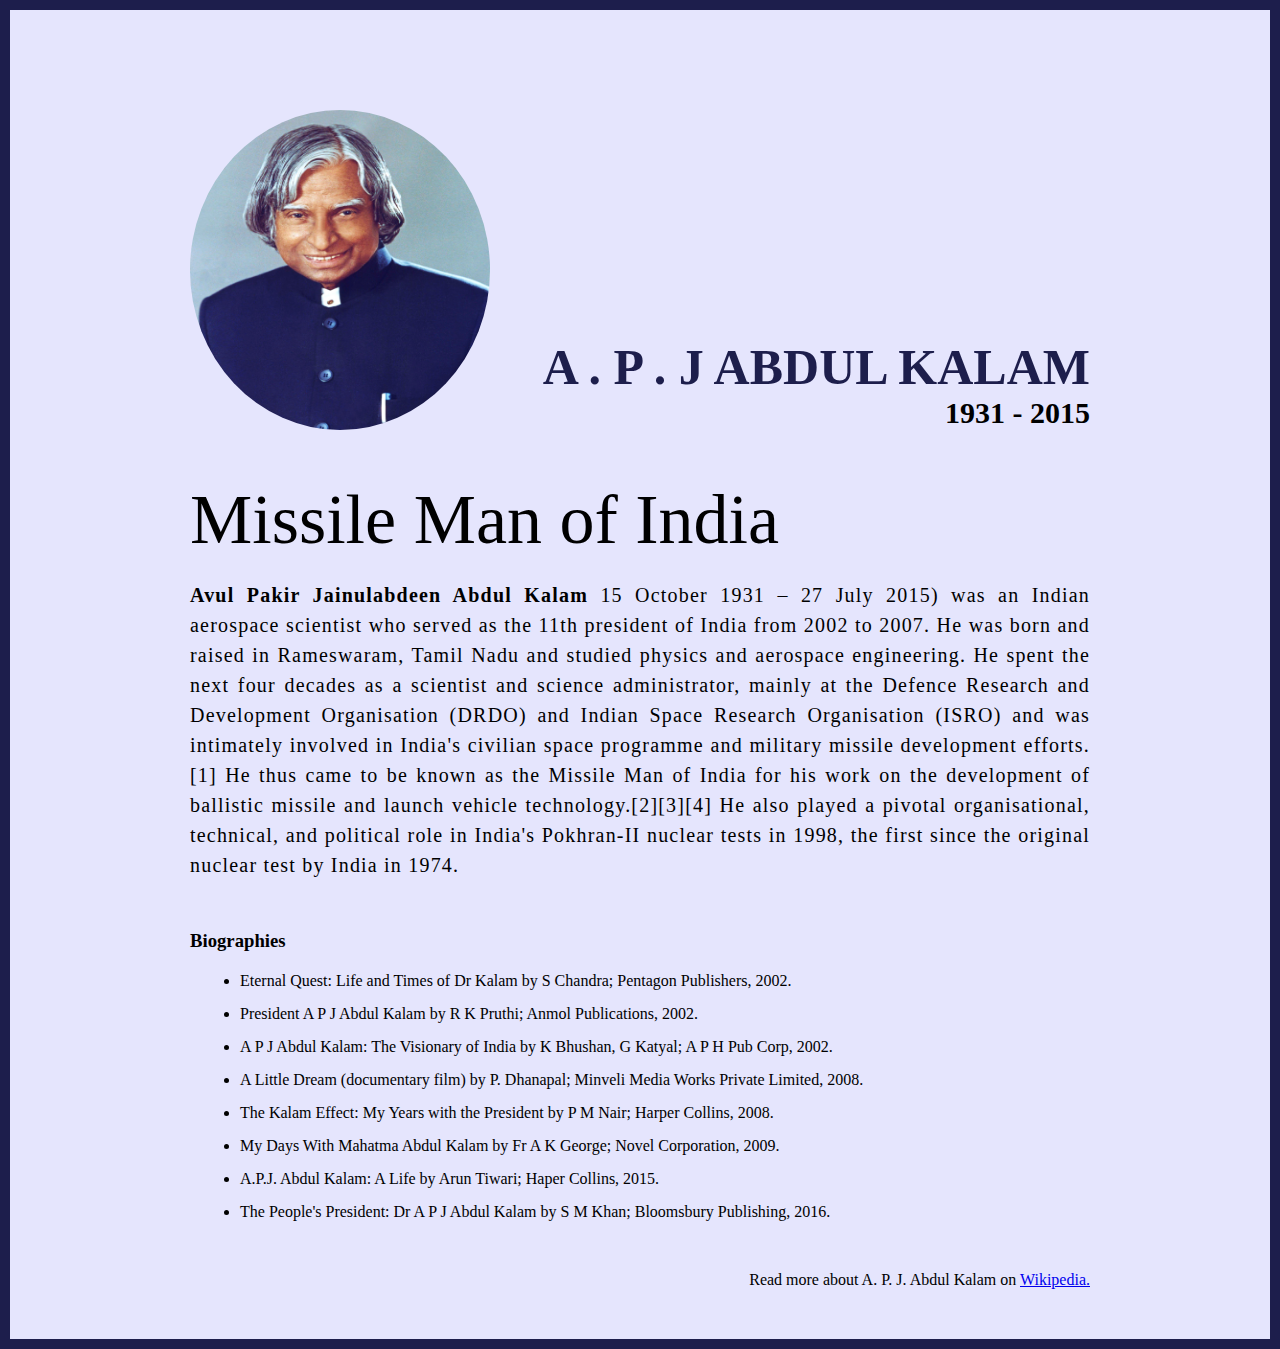
<file: Web Development Project/Project_01/index.html>
<!DOCTYPE html>
<html lang="en">
  <head>
    <meta charset="UTF-8" />

    <meta http-equiv="X-UA-Compatible" content="IE=edge" />

    <meta name="viewport" content="width=device-width, initial-scale=1.0" />
    <title>The Tribute Website | A.P. J Abdul Kalam</title>
    <link
      rel="stylesheet"
      href="
    styles.css"
    />
  </head>

  <body>
    <div class="container">
      <div class="content">
        <section class="top_section">
          <div class="image_container">
            <img src="./images/apj.jpg" alt="tribute" />
          </div>
          <div>
            <h1>A . P . J Abdul Kalam</h1>

            <h4>1931 - 2015</h4>
          </div>
        </section>
        <section class="about_section">
          <h2>Missile Man of India</h2>
          <p>
            <b>Avul Pakir Jainulabdeen Abdul Kalam</b> 15 October 1931 – 27 July
            2015) was an Indian aerospace scientist who served as the 11th
            president of India from 2002 to 2007. He was born and raised in
            Rameswaram, Tamil Nadu and studied physics and aerospace
            engineering. He spent the next four decades as a scientist and
            science administrator, mainly at the Defence Research and
            Development Organisation (DRDO) and Indian Space Research
            Organisation (ISRO) and was intimately involved in India's civilian
            space programme and military missile development efforts.[1] He thus
            came to be known as the Missile Man of India for his work on the
            development of ballistic missile and launch vehicle
            technology.[2][3][4] He also played a pivotal organisational,
            technical, and political role in India's Pokhran-II nuclear tests in
            1998, the first since the original nuclear test by India in 1974.
          </p>
        </section>
        <section class="biography_section">
          <h3>Biographies</h3>
          <ul>
            <li>
              Eternal Quest: Life and Times of Dr Kalam by S Chandra; Pentagon
              Publishers, 2002.
            </li>
            <li>
              President A P J Abdul Kalam by R K Pruthi; Anmol Publications,
              2002.
            </li>
            <li>
              A P J Abdul Kalam: The Visionary of India by K Bhushan, G Katyal;
              A P H Pub Corp, 2002.
            </li>
            <li>
              A Little Dream (documentary film) by P. Dhanapal; Minveli Media
              Works Private Limited, 2008.
            </li>
            <li>
              The Kalam Effect: My Years with the President by P M Nair; Harper
              Collins, 2008.
            </li>
            <li>
              My Days With Mahatma Abdul Kalam by Fr A K George; Novel
              Corporation, 2009.
            </li>
            <li>
              A.P.J. Abdul Kalam: A Life by Arun Tiwari; Haper Collins, 2015.
            </li>
            <li>
              The People's President: Dr A P J Abdul Kalam by S M Khan;
              Bloomsbury Publishing, 2016.
            </li>
          </ul>
        </section>
        <footer>
          <p>
            Read more about A. P. J. Abdul Kalam on
            <a href="https://en.wikipedia.org/wiki/A._P._J._Abdul_Kalam"
              >Wikipedia.</a
            >
          </p>
        </footer>
      </div>
    </div>
  </body>
</html>
</file>
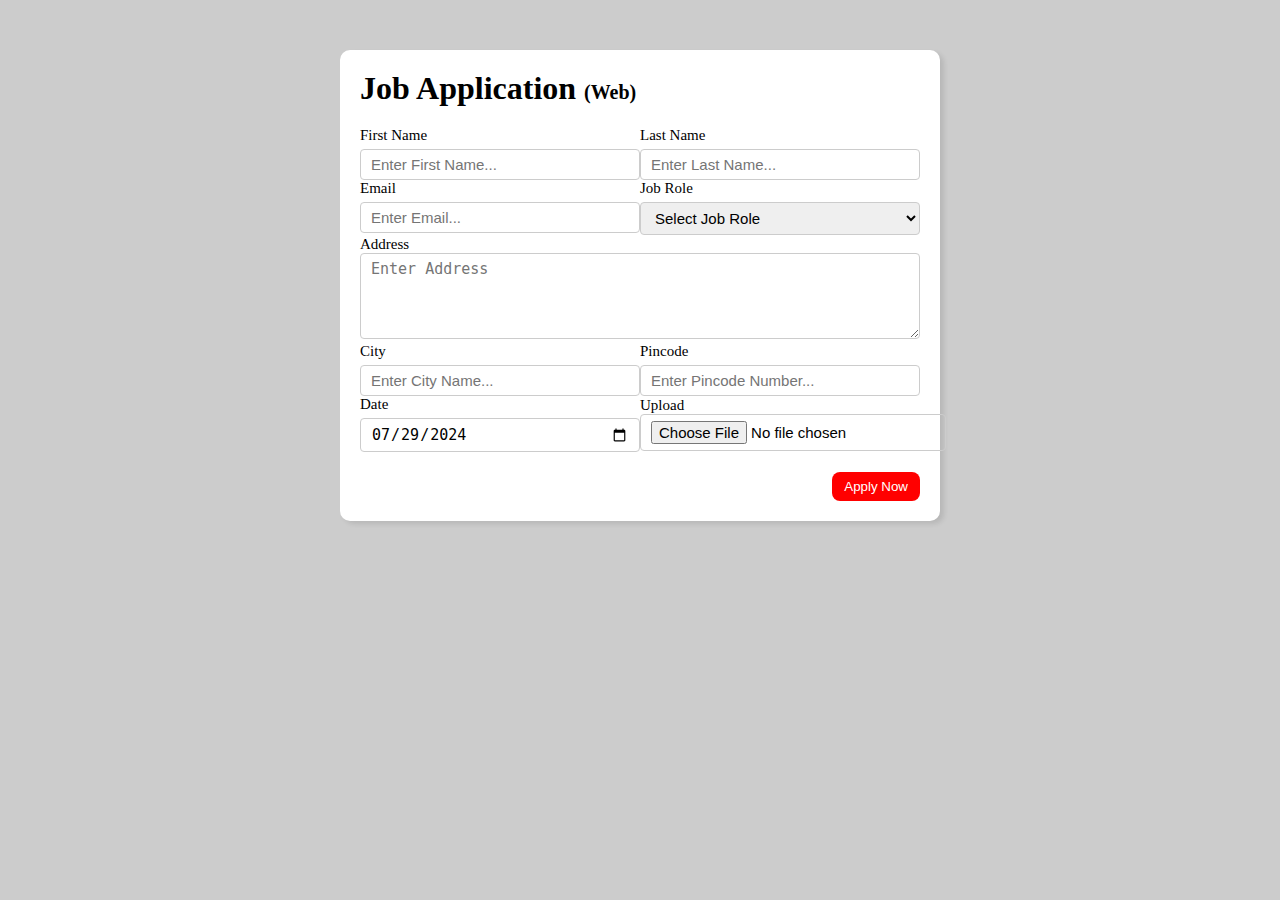
<file: Web Development Project/Project_02/index.html>
<!DOCTYPE html>
<html lang="en">
  <head>
    <meta charset="UTF-8" />
    <meta name="viewport" content="width=device-width, initial-scale=1.0" />
    <title>Job Application Form</title>
    <link rel="stylesheet" href="styles.css" />
  </head>
  <body>
    <div class="container">
      <div class="apply_box">
        <h1>Job Application <span class="title_small">(Web)</span></h1>
        <form action="">
          <div class="form_container">
            <div class="form_control">
              <label for="first_name">First Name</label>
              <input
                id="first_name"
                name="first_name"
                placeholder="Enter First Name..."
              />
            </div>
            <div class="form_control">
              <label for="last_name">Last Name</label>
              <input
                id="last_name"
                name="last_name"
                placeholder="Enter Last Name..."
              />
            </div>
            <div class="form_control">
              <label for="email">Email</label>
              <input
                type="email"
                id="Email"
                name="Email"
                placeholder="Enter Email..."
              />
            </div>
            <div class="form_control">
              <label for="job_role">Job Role</label>
              <select id="job_role" name="job_role">
                <option value="">Select Job Role</option>
                <option value="fronted">Fronted Developer</option>
                <option value="backed">Backend Developer</option>
                <option value="full_stack">Full Stack Developer</option>
                <option value="ui_ux">UI UX Designer</option>
              </select>
            </div>
            <div class="textarea_control">
              <label for="address">Address</label>
              <textarea
                id="address"
                name="address"
                rows="4"
                cols="50"
                placeholder="Enter Address"
              ></textarea>
            </div>
            <div class="form_control">
              <label for="city">City</label>
              <input id="city" name="city" placeholder="Enter City Name..." />
            </div>
            <div class="form_control">
              <label for="pincode">Pincode</label>
              <input
                type="number"
                name="pincode"
                placeholder="Enter Pincode Number..."
              />
            </div>
            <div class="form_control">
              <label for="date">Date</label>
              <input value="2024-07-29" type="date" id="date" name="date" />
            </div>
            <div class="upload">
              <label for="upload">Upload</label>
              <input type="file" id="upload" name="upload" />
            </div>
          </div>
          <div class="button_container">
            <button type="submit">Apply Now</button>
          </div>
        </form>
      </div>
    </div>
  </body>
</html>
</file>
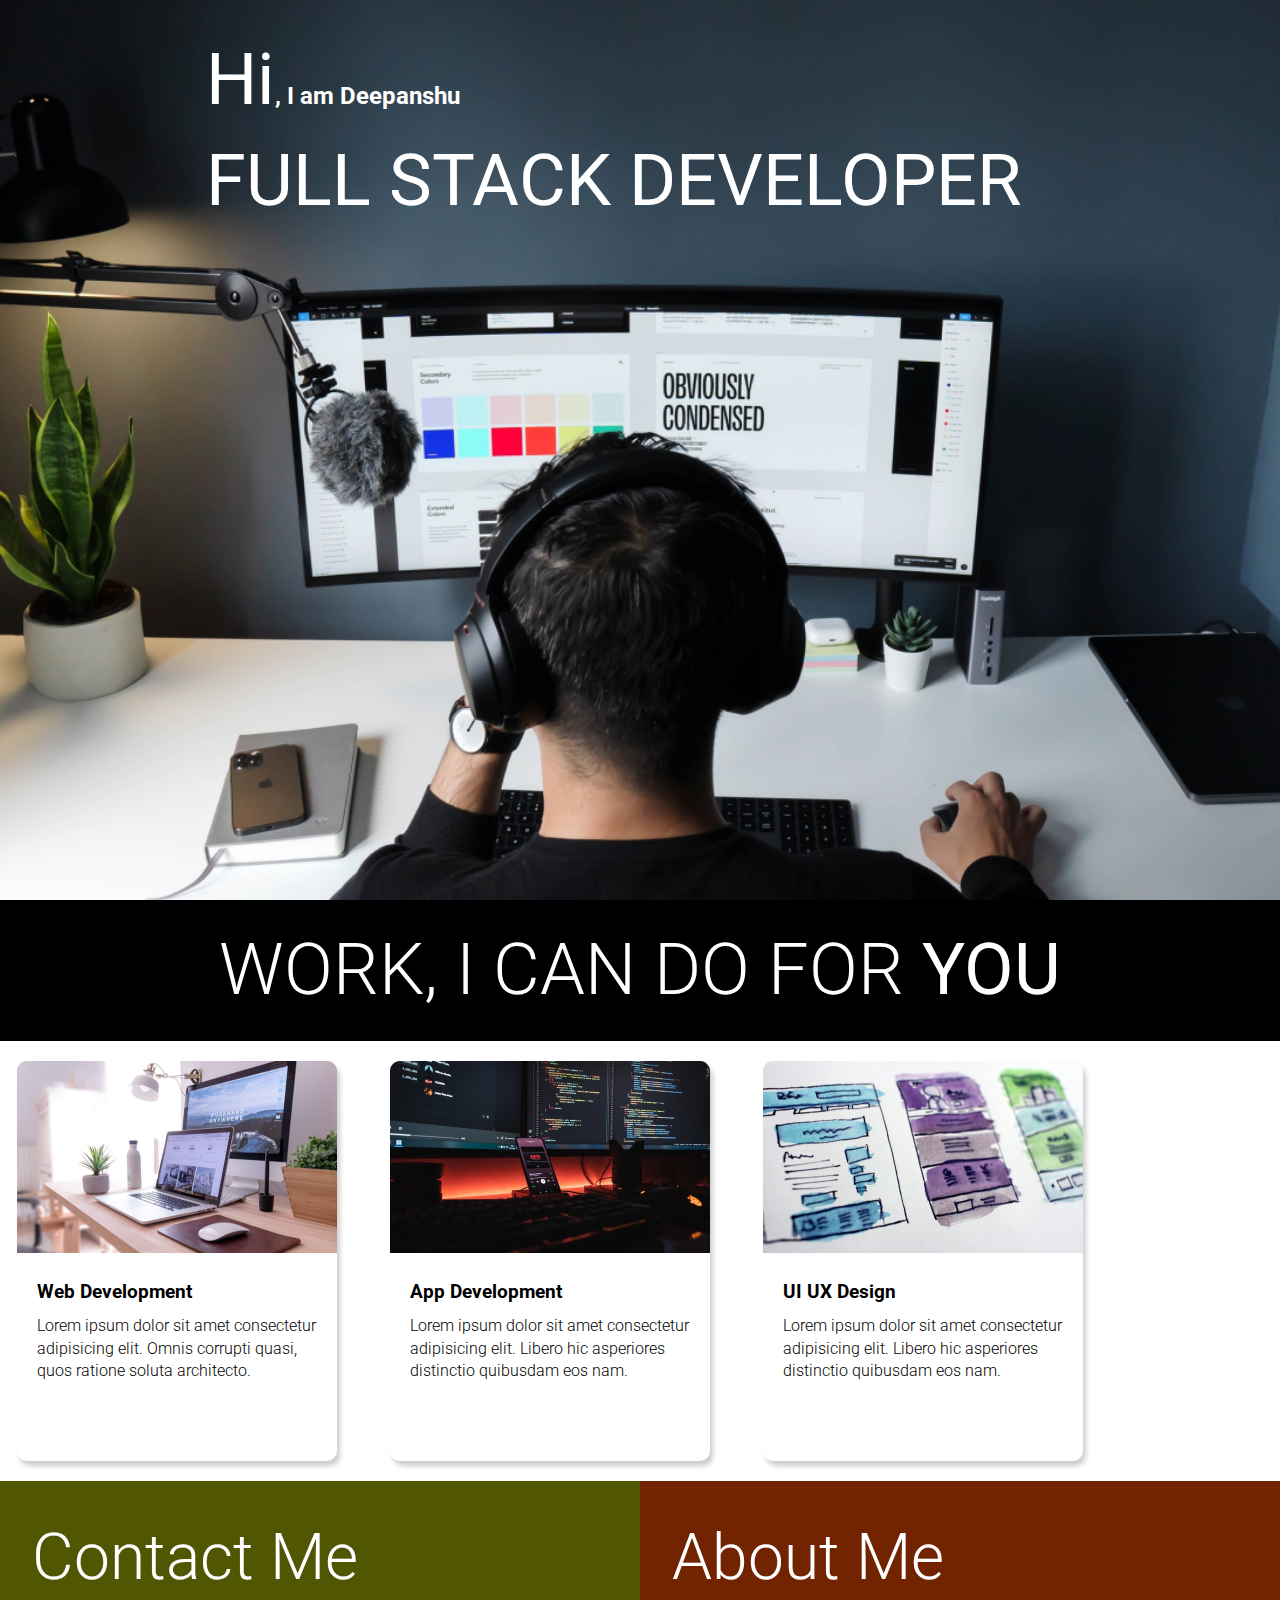
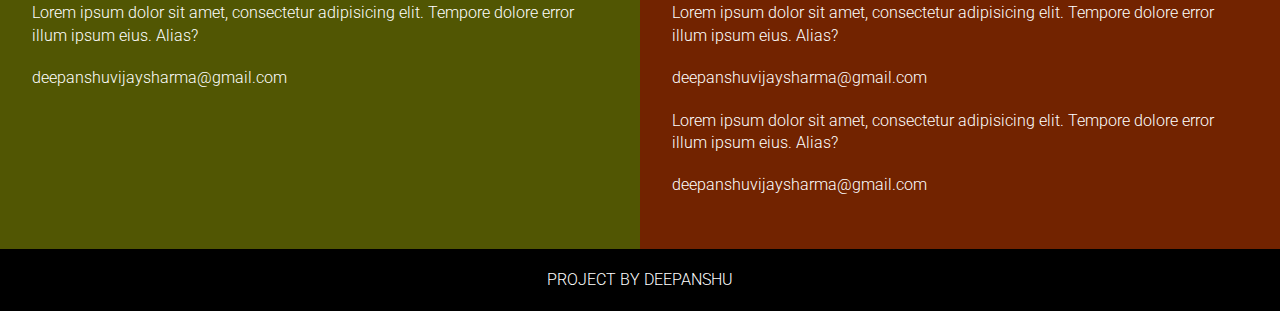
<file: Web Development Project/Project_04/index.html>
<!DOCTYPE html>
<html lang="en">
  <head>
    <meta charset="UTF-8" />
    <meta name="viewport" content="width=device-width, initial-scale=1.0" />
    <title>Developer Landing Page</title>
    <link rel="stylesheet" href="style.css" />
  </head>
  <body>
    <section class="hero_section">
      <div class="text_container">
        <h2><span class="lg_text">Hi</span>, I am Deepanshu</h2>
        <h1><span class="lg_text">FULL STACK DEVELOPER</span></h1>
      </div>
    </section>
    <section class="black_box">
      <h2>WORK, I CAN DO FOR <span>YOU</span></h2>
    </section>
    <section class="work">
      <div class="grid_item">
        <div class="card">
          <div class="image_container">
            <img src="img/web.png" alt="web development" />
          </div>
          <div class="card_content">
            <h3>Web Development</h3>
            <p>
              Lorem ipsum dolor sit amet consectetur adipisicing elit. Omnis
              corrupti quasi, quos ratione soluta architecto.
            </p>
          </div>
        </div>
      </div>
      <div class="grid_item">
        <div class="card">
          <div class="image_container">
            <img src="img/mobile.png" alt="app development" />
          </div>
          <div class="card_content">
            <h3>App Development</h3>
            <p>
              Lorem ipsum dolor sit amet consectetur adipisicing elit. Libero
              hic asperiores distinctio quibusdam eos nam.
            </p>
          </div>
        </div>
      </div>
      <div class="grid_item">
        <div class="card">
          <div class="image_container">
            <img src="img/uiux.png" alt="ui" />
          </div>
          <div class="card_content">
            <h3>UI UX Design</h3>
            <p>
              Lorem ipsum dolor sit amet consectetur adipisicing elit. Libero
              hic asperiores distinctio quibusdam eos nam.
            </p>
          </div>
        </div>
      </div>
    </section>
    <section class="bottom_section">
      <div class="contact">
        <h2>Contact Me</h2>
        <p>
          Lorem ipsum dolor sit amet, consectetur adipisicing elit. Tempore
          dolore error illum ipsum eius. Alias?
        </p>
        <p>deepanshuvijaysharma@gmail.com</p>
      </div>
      <div class="about">
        <h2>About Me</h2>
        <p>
          Lorem ipsum dolor sit amet, consectetur adipisicing elit. Tempore
          dolore error illum ipsum eius. Alias?
        </p>
        <p>deepanshuvijaysharma@gmail.com</p>
        <p>
          Lorem ipsum dolor sit amet, consectetur adipisicing elit. Tempore
          dolore error illum ipsum eius. Alias?
        </p>
        <p>deepanshuvijaysharma@gmail.com</p>
      </div>
    </section>
    <footer>Project By Deepanshu</footer>
  </body>
</html>
</file>
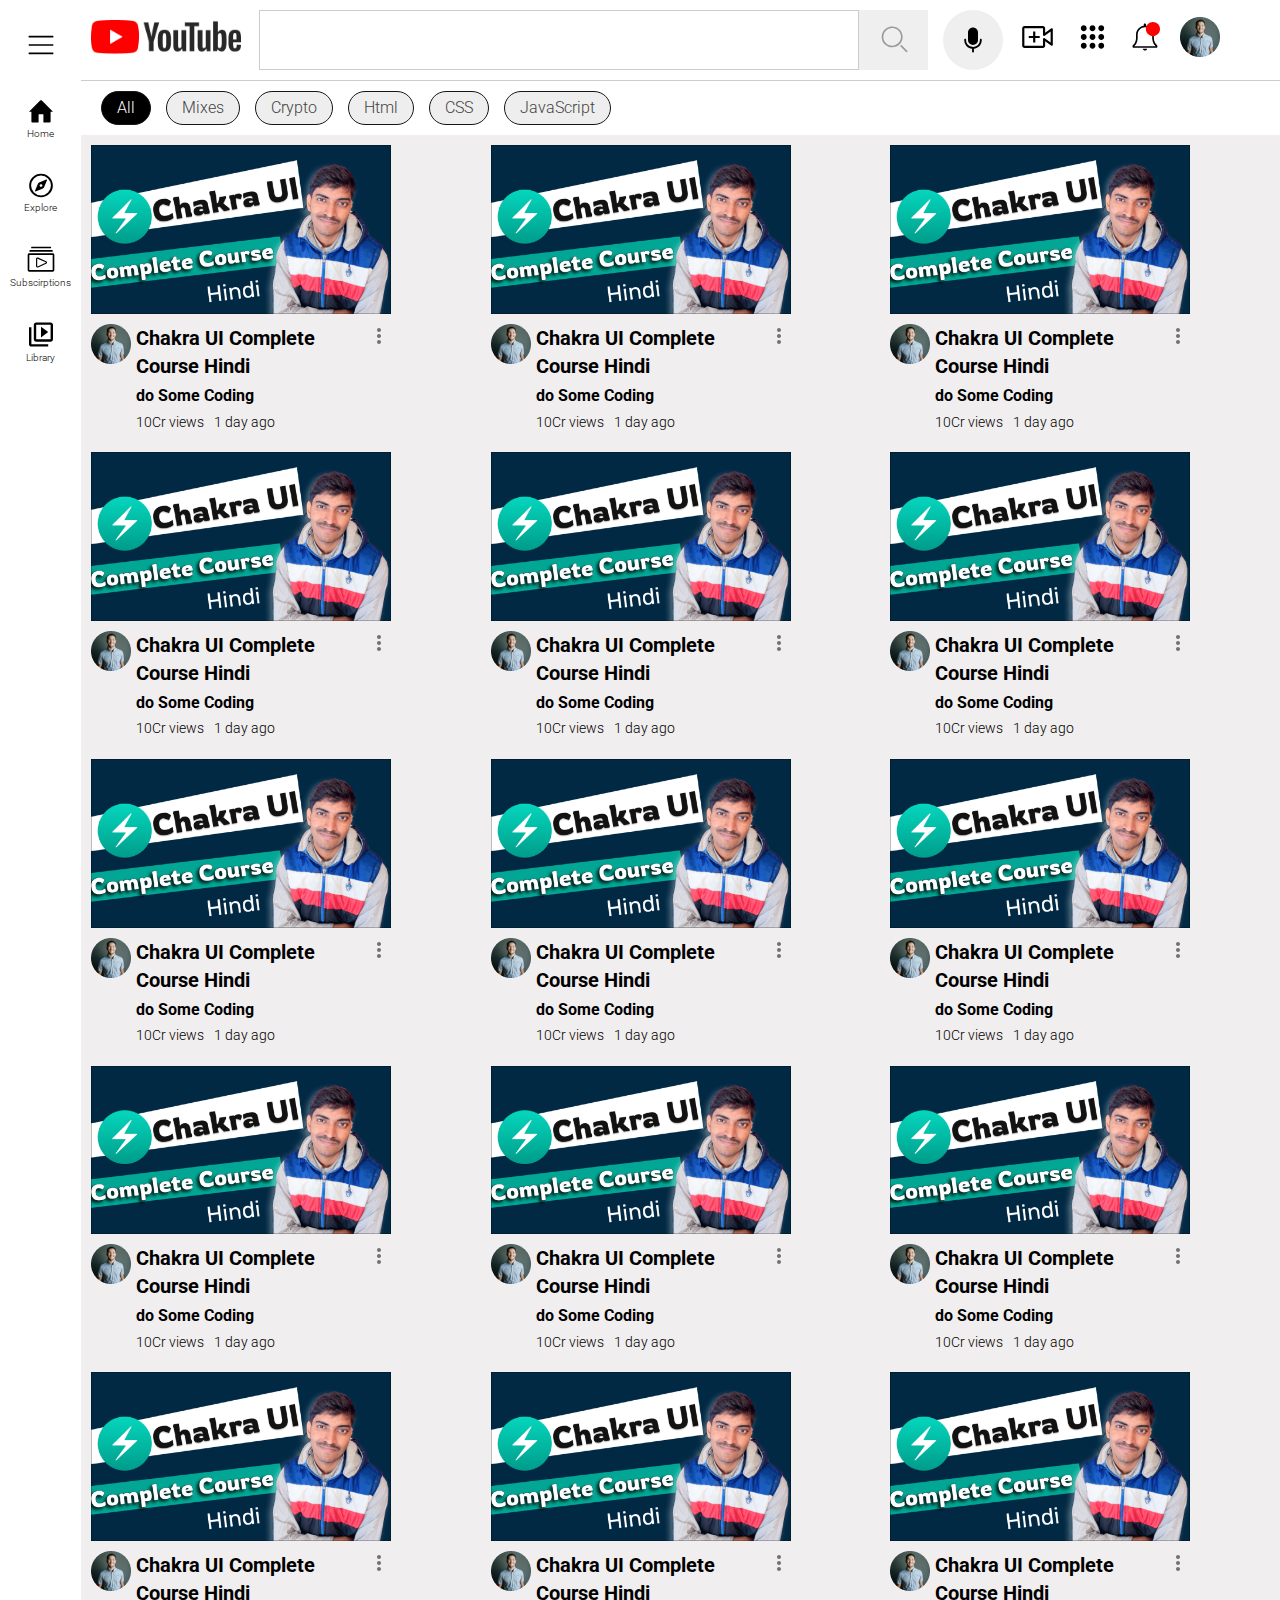
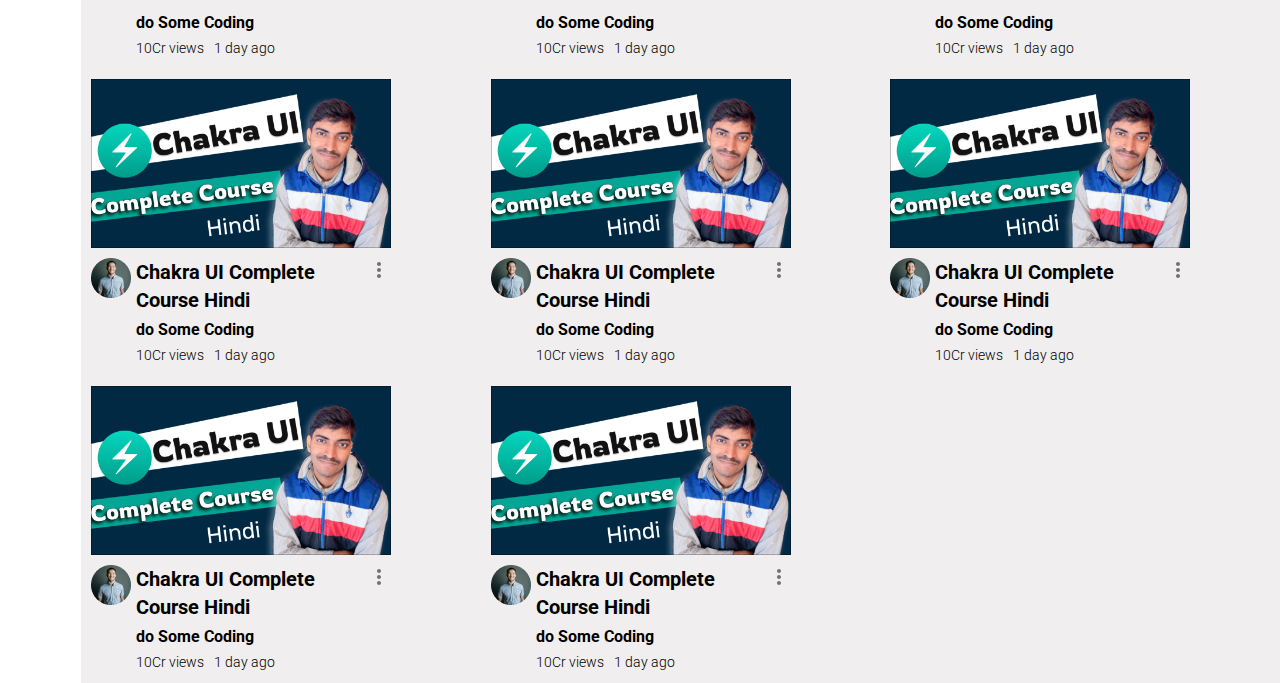
<file: Web Development Project/Project_07/index.html>
<!DOCTYPE html>
<html lang="en">
  <head>
    <meta charset="UTF-8" />
    <meta name="viewport" content="width=device-width, initial-scale=1.0" />
    <title>Youtube Clone</title>
    <link rel="stylesheet" href="style.css" />
  </head>
  <body>
    <div class="container">
      <aside>
        <div class="bars">
          <img src="icons/bars.svg" alt="bars" />
        </div>
        <div class="side-icons">
          <i>
            <img src="icons/home.svg" alt="home" />
          </i>
          <p>Home</p>
        </div>
        <div class="side-icons">
          <i>
            <img src="icons/compass.svg" alt="explore" />
          </i>
          <p>Explore</p>
        </div>
        <div class="side-icons">
          <i>
            <img src="icons/video-gallary.svg" alt="gallary" />
          </i>
          <p>Subscirptions</p>
        </div>
        <div class="side-icons">
          <i>
            <img src="icons/video-library.svg" alt="library" />
          </i>
          <p>Library</p>
        </div>
      </aside>
      <div class="main-container">
        <header>
          <nav>
            <div class="logo">
              <img src="images/youtube-logo.png" alt="Youtube Logo" />
            </div>
            <div class="center-nav">
              <div class="search">
                <input type="text" />
                <button>
                  <img src="icons/search.svg" alt="search" />
                </button>
              </div>
              <div class="mic">
                <img src="icons/mic.svg" alt="mic" />
              </div>
            </div>
            <div class="side-nav">
              <i>
                <img src="icons/video-add.svg" alt="video add" />
              </i>
              <i>
                <img src="icons/dot-grid.svg" alt="grid" />
              </i>
              <i>
                <img src="icons/bell.svg" alt="bell" />
              </i>
              <i>
                <img src="images/avatar.png" alt="avatar" />
              </i>
            </div>
          </nav>
          <div class="tags">
            <div class="tag dark">All</div>
            <div class="tag light">Mixes</div>
            <div class="tag light">Crypto</div>
            <div class="tag light">Html</div>
            <div class="tag light">CSS</div>
            <div class="tag light">JavaScript</div>
          </div>
        </header>
        <main>
          <div class="card-container">
            <div class="card">
              <img src="images/thumbnail.png" alt="thumbnail" />
              <div class="avatar-content">
                <div class="avatar">
                  <img src="images/avatar.png" alt="avatar" />
                </div>
                <div class="content">
                  <h3>Chakra UI Complete Course Hindi</h3>
                  <p class="channel-name">do Some Coding</p>
                  <div class="content-status">
                    <p>10Cr views</p>
                    <p>1 day ago</p>
                  </div>
                </div>
                <div class="dots">
                  <img src="icons/dots.svg" alt="dots" />
                </div>
              </div>
            </div>
            <div class="card">
              <img src="images/thumbnail.png" alt="thumbnail" />
              <div class="avatar-content">
                <div class="avatar">
                  <img src="images/avatar.png" alt="avatar" />
                </div>
                <div class="content">
                  <h3>Chakra UI Complete Course Hindi</h3>
                  <p class="channel-name">do Some Coding</p>
                  <div class="content-status">
                    <p>10Cr views</p>
                    <p>1 day ago</p>
                  </div>
                </div>
                <div class="dots">
                  <img src="icons/dots.svg" alt="dots" />
                </div>
              </div>
            </div>
            <div class="card">
              <img src="images/thumbnail.png" alt="thumbnail" />
              <div class="avatar-content">
                <div class="avatar">
                  <img src="images/avatar.png" alt="avatar" />
                </div>
                <div class="content">
                  <h3>Chakra UI Complete Course Hindi</h3>
                  <p class="channel-name">do Some Coding</p>
                  <div class="content-status">
                    <p>10Cr views</p>
                    <p>1 day ago</p>
                  </div>
                </div>
                <div class="dots">
                  <img src="icons/dots.svg" alt="dots" />
                </div>
              </div>
            </div>
            <div class="card">
              <img src="images/thumbnail.png" alt="thumbnail" />
              <div class="avatar-content">
                <div class="avatar">
                  <img src="images/avatar.png" alt="avatar" />
                </div>
                <div class="content">
                  <h3>Chakra UI Complete Course Hindi</h3>
                  <p class="channel-name">do Some Coding</p>
                  <div class="content-status">
                    <p>10Cr views</p>
                    <p>1 day ago</p>
                  </div>
                </div>
                <div class="dots">
                  <img src="icons/dots.svg" alt="dots" />
                </div>
              </div>
            </div>
            <div class="card">
              <img src="images/thumbnail.png" alt="thumbnail" />
              <div class="avatar-content">
                <div class="avatar">
                  <img src="images/avatar.png" alt="avatar" />
                </div>
                <div class="content">
                  <h3>Chakra UI Complete Course Hindi</h3>
                  <p class="channel-name">do Some Coding</p>
                  <div class="content-status">
                    <p>10Cr views</p>
                    <p>1 day ago</p>
                  </div>
                </div>
                <div class="dots">
                  <img src="icons/dots.svg" alt="dots" />
                </div>
              </div>
            </div>
            <div class="card">
              <img src="images/thumbnail.png" alt="thumbnail" />
              <div class="avatar-content">
                <div class="avatar">
                  <img src="images/avatar.png" alt="avatar" />
                </div>
                <div class="content">
                  <h3>Chakra UI Complete Course Hindi</h3>
                  <p class="channel-name">do Some Coding</p>
                  <div class="content-status">
                    <p>10Cr views</p>
                    <p>1 day ago</p>
                  </div>
                </div>
                <div class="dots">
                  <img src="icons/dots.svg" alt="dots" />
                </div>
              </div>
            </div>
            <div class="card">
              <img src="images/thumbnail.png" alt="thumbnail" />
              <div class="avatar-content">
                <div class="avatar">
                  <img src="images/avatar.png" alt="avatar" />
                </div>
                <div class="content">
                  <h3>Chakra UI Complete Course Hindi</h3>
                  <p class="channel-name">do Some Coding</p>
                  <div class="content-status">
                    <p>10Cr views</p>
                    <p>1 day ago</p>
                  </div>
                </div>
                <div class="dots">
                  <img src="icons/dots.svg" alt="dots" />
                </div>
              </div>
            </div>
            <div class="card">
              <img src="images/thumbnail.png" alt="thumbnail" />
              <div class="avatar-content">
                <div class="avatar">
                  <img src="images/avatar.png" alt="avatar" />
                </div>
                <div class="content">
                  <h3>Chakra UI Complete Course Hindi</h3>
                  <p class="channel-name">do Some Coding</p>
                  <div class="content-status">
                    <p>10Cr views</p>
                    <p>1 day ago</p>
                  </div>
                </div>
                <div class="dots">
                  <img src="icons/dots.svg" alt="dots" />
                </div>
              </div>
            </div>
            <div class="card">
              <img src="images/thumbnail.png" alt="thumbnail" />
              <div class="avatar-content">
                <div class="avatar">
                  <img src="images/avatar.png" alt="avatar" />
                </div>
                <div class="content">
                  <h3>Chakra UI Complete Course Hindi</h3>
                  <p class="channel-name">do Some Coding</p>
                  <div class="content-status">
                    <p>10Cr views</p>
                    <p>1 day ago</p>
                  </div>
                </div>
                <div class="dots">
                  <img src="icons/dots.svg" alt="dots" />
                </div>
              </div>
            </div>
            <div class="card">
              <img src="images/thumbnail.png" alt="thumbnail" />
              <div class="avatar-content">
                <div class="avatar">
                  <img src="images/avatar.png" alt="avatar" />
                </div>
                <div class="content">
                  <h3>Chakra UI Complete Course Hindi</h3>
                  <p class="channel-name">do Some Coding</p>
                  <div class="content-status">
                    <p>10Cr views</p>
                    <p>1 day ago</p>
                  </div>
                </div>
                <div class="dots">
                  <img src="icons/dots.svg" alt="dots" />
                </div>
              </div>
            </div>
            <div class="card">
              <img src="images/thumbnail.png" alt="thumbnail" />
              <div class="avatar-content">
                <div class="avatar">
                  <img src="images/avatar.png" alt="avatar" />
                </div>
                <div class="content">
                  <h3>Chakra UI Complete Course Hindi</h3>
                  <p class="channel-name">do Some Coding</p>
                  <div class="content-status">
                    <p>10Cr views</p>
                    <p>1 day ago</p>
                  </div>
                </div>
                <div class="dots">
                  <img src="icons/dots.svg" alt="dots" />
                </div>
              </div>
            </div>
            <div class="card">
              <img src="images/thumbnail.png" alt="thumbnail" />
              <div class="avatar-content">
                <div class="avatar">
                  <img src="images/avatar.png" alt="avatar" />
                </div>
                <div class="content">
                  <h3>Chakra UI Complete Course Hindi</h3>
                  <p class="channel-name">do Some Coding</p>
                  <div class="content-status">
                    <p>10Cr views</p>
                    <p>1 day ago</p>
                  </div>
                </div>
                <div class="dots">
                  <img src="icons/dots.svg" alt="dots" />
                </div>
              </div>
            </div>
            <div class="card">
              <img src="images/thumbnail.png" alt="thumbnail" />
              <div class="avatar-content">
                <div class="avatar">
                  <img src="images/avatar.png" alt="avatar" />
                </div>
                <div class="content">
                  <h3>Chakra UI Complete Course Hindi</h3>
                  <p class="channel-name">do Some Coding</p>
                  <div class="content-status">
                    <p>10Cr views</p>
                    <p>1 day ago</p>
                  </div>
                </div>
                <div class="dots">
                  <img src="icons/dots.svg" alt="dots" />
                </div>
              </div>
            </div>
            <div class="card">
              <img src="images/thumbnail.png" alt="thumbnail" />
              <div class="avatar-content">
                <div class="avatar">
                  <img src="images/avatar.png" alt="avatar" />
                </div>
                <div class="content">
                  <h3>Chakra UI Complete Course Hindi</h3>
                  <p class="channel-name">do Some Coding</p>
                  <div class="content-status">
                    <p>10Cr views</p>
                    <p>1 day ago</p>
                  </div>
                </div>
                <div class="dots">
                  <img src="icons/dots.svg" alt="dots" />
                </div>
              </div>
            </div>
            <div class="card">
              <img src="images/thumbnail.png" alt="thumbnail" />
              <div class="avatar-content">
                <div class="avatar">
                  <img src="images/avatar.png" alt="avatar" />
                </div>
                <div class="content">
                  <h3>Chakra UI Complete Course Hindi</h3>
                  <p class="channel-name">do Some Coding</p>
                  <div class="content-status">
                    <p>10Cr views</p>
                    <p>1 day ago</p>
                  </div>
                </div>
                <div class="dots">
                  <img src="icons/dots.svg" alt="dots" />
                </div>
              </div>
            </div>
            <div class="card">
              <img src="images/thumbnail.png" alt="thumbnail" />
              <div class="avatar-content">
                <div class="avatar">
                  <img src="images/avatar.png" alt="avatar" />
                </div>
                <div class="content">
                  <h3>Chakra UI Complete Course Hindi</h3>
                  <p class="channel-name">do Some Coding</p>
                  <div class="content-status">
                    <p>10Cr views</p>
                    <p>1 day ago</p>
                  </div>
                </div>
                <div class="dots">
                  <img src="icons/dots.svg" alt="dots" />
                </div>
              </div>
            </div>
            <div class="card">
              <img src="images/thumbnail.png" alt="thumbnail" />
              <div class="avatar-content">
                <div class="avatar">
                  <img src="images/avatar.png" alt="avatar" />
                </div>
                <div class="content">
                  <h3>Chakra UI Complete Course Hindi</h3>
                  <p class="channel-name">do Some Coding</p>
                  <div class="content-status">
                    <p>10Cr views</p>
                    <p>1 day ago</p>
                  </div>
                </div>
                <div class="dots">
                  <img src="icons/dots.svg" alt="dots" />
                </div>
              </div>
            </div>
            <div class="card">
              <img src="images/thumbnail.png" alt="thumbnail" />
              <div class="avatar-content">
                <div class="avatar">
                  <img src="images/avatar.png" alt="avatar" />
                </div>
                <div class="content">
                  <h3>Chakra UI Complete Course Hindi</h3>
                  <p class="channel-name">do Some Coding</p>
                  <div class="content-status">
                    <p>10Cr views</p>
                    <p>1 day ago</p>
                  </div>
                </div>
                <div class="dots">
                  <img src="icons/dots.svg" alt="dots" />
                </div>
              </div>
            </div>
            <div class="card">
              <img src="images/thumbnail.png" alt="thumbnail" />
              <div class="avatar-content">
                <div class="avatar">
                  <img src="images/avatar.png" alt="avatar" />
                </div>
                <div class="content">
                  <h3>Chakra UI Complete Course Hindi</h3>
                  <p class="channel-name">do Some Coding</p>
                  <div class="content-status">
                    <p>10Cr views</p>
                    <p>1 day ago</p>
                  </div>
                </div>
                <div class="dots">
                  <img src="icons/dots.svg" alt="dots" />
                </div>
              </div>
            </div>
            <div class="card">
              <img src="images/thumbnail.png" alt="thumbnail" />
              <div class="avatar-content">
                <div class="avatar">
                  <img src="images/avatar.png" alt="avatar" />
                </div>
                <div class="content">
                  <h3>Chakra UI Complete Course Hindi</h3>
                  <p class="channel-name">do Some Coding</p>
                  <div class="content-status">
                    <p>10Cr views</p>
                    <p>1 day ago</p>
                  </div>
                </div>
                <div class="dots">
                  <img src="icons/dots.svg" alt="dots" />
                </div>
              </div>
            </div>
          </div>
        </main>
      </div>
    </div>
  </body>
</html>
</file>
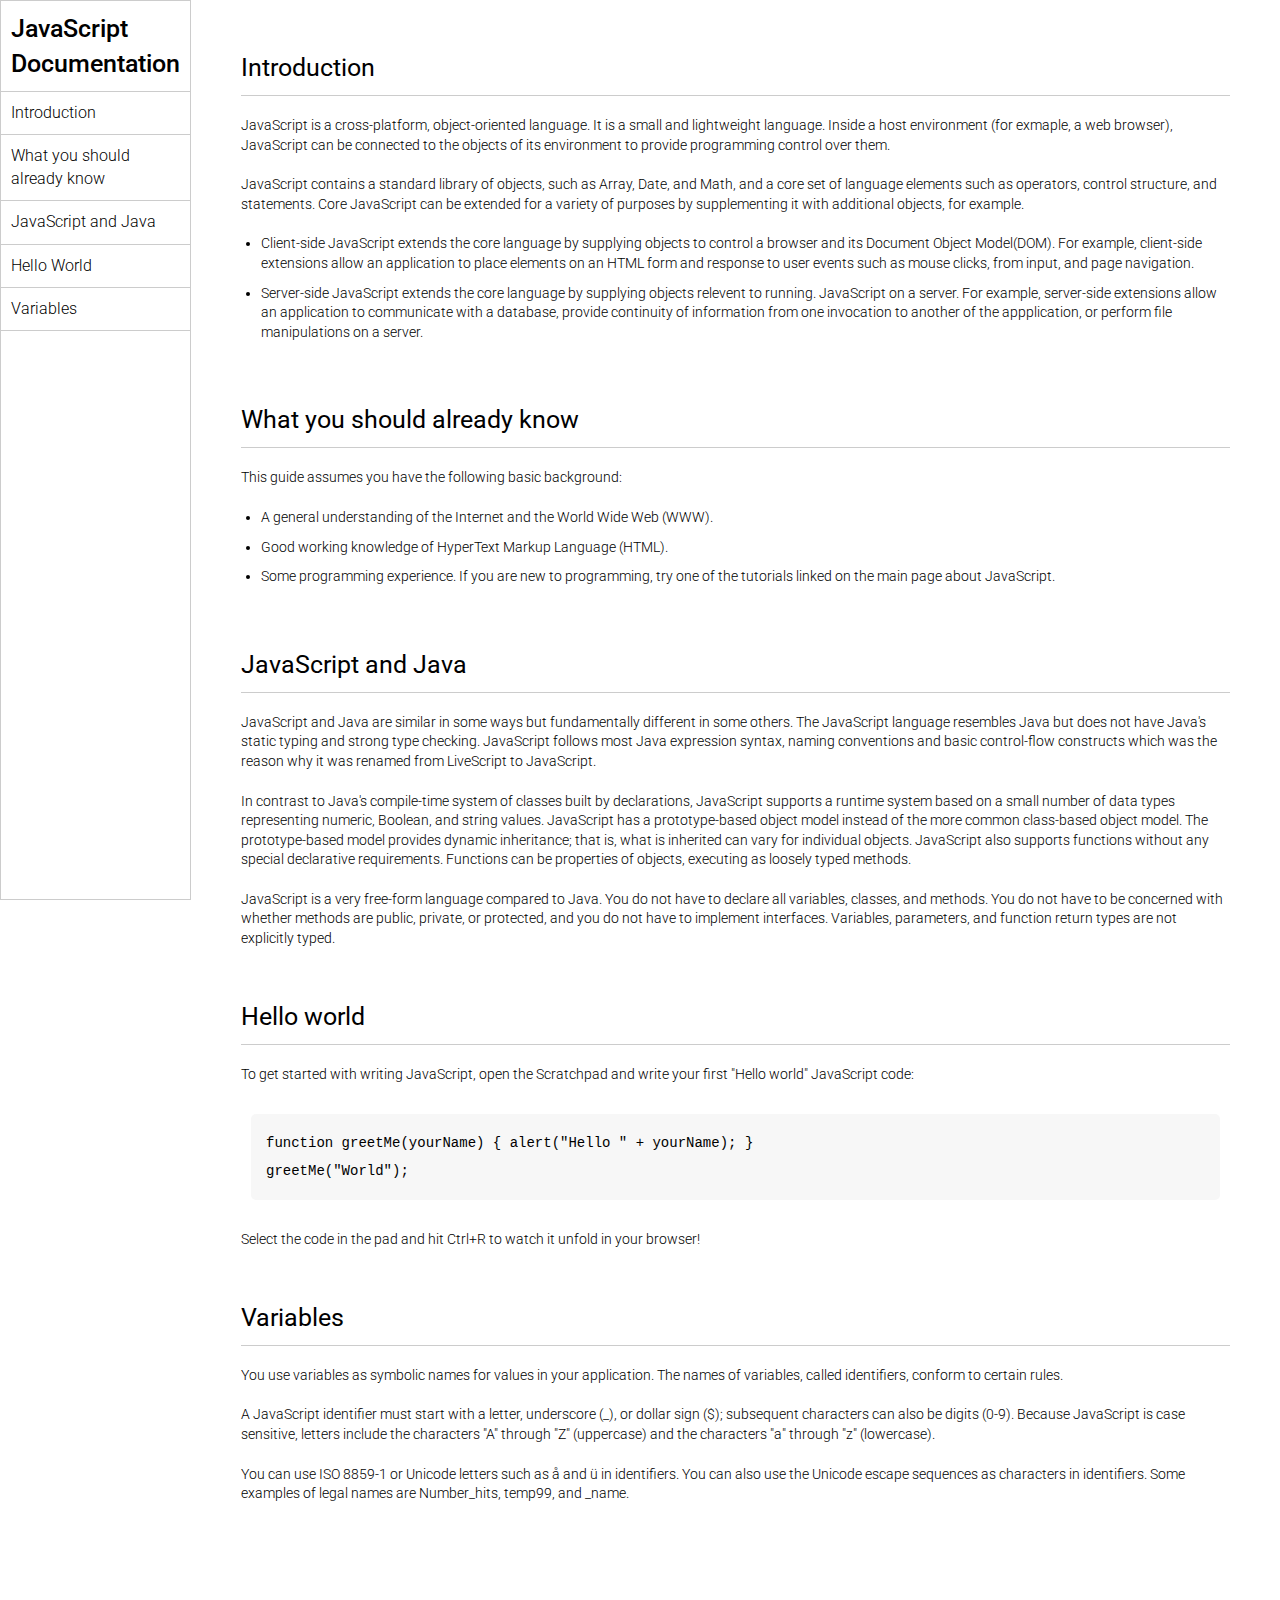
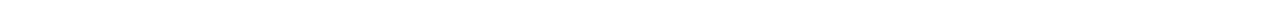
<file: Web Development Project/Project_08/index.html>
<!DOCTYPE html>
<html lang="en">
  <head>
    <meta charset="UTF-8" />
    <meta name="viewport" content="width=device-width, initial-scale=1.0" />
    <title>Documentation Website</title>
    <link rel="stylesheet" href="style.css" />
  </head>
  <body>
    <header>
      <nav>
        <h1>JavaScript Documentation</h1>
        <ul>
          <a href="#Introduction">
            <li>Introduction</li>
          </a>
          <a href="#What_you_should_already_know">
            <li>What you should already know</li>
          </a>
          <a href="#JavaScript_and_Java">
            <li>JavaScript and Java</li>
          </a>
          <a href="#Hello_world">
            <li>Hello World</li>
          </a>
          <a href="#Variables">
            <li>Variables</li>
          </a>
        </ul>
      </nav>
    </header>
    <main>
      <section id="#Introduction">
        <h2>Introduction</h2>
        <article>
          <p>
            JavaScript is a cross-platform, object-oriented language. It is a
            small and lightweight language. Inside a host environment (for
            exmaple, a web browser), JavaScript can be connected to the objects
            of its environment to provide programming control over them.
          </p>
          <p>
            JavaScript contains a standard library of objects, such as Array,
            Date, and Math, and a core set of language elements such as
            operators, control structure, and statements. Core JavaScript can be
            extended for a variety of purposes by supplementing it with
            additional objects, for example.
          </p>
          <ul>
            <li>
              Client-side JavaScript extends the core language by supplying
              objects to control a browser and its Document Object Model(DOM).
              For example, client-side extensions allow an application to place
              elements on an HTML form and response to user events such as mouse
              clicks, from input, and page navigation.
            </li>
            <li>
              Server-side JavaScript extends the core language by supplying
              objects relevent to running. JavaScript on a server. For example,
              server-side extensions allow an application to communicate with a
              database, provide continuity of information from one invocation to
              another of the appplication, or perform file manipulations on a
              server.
            </li>
          </ul>
        </article>
      </section>
      <section id="What_you_should_already_know">
        <h2>What you should already know</h2>
        <article>
          <p>This guide assumes you have the following basic background:</p>

          <ul>
            <li>
              A general understanding of the Internet and the World Wide Web
              (WWW).
            </li>
            <li>Good working knowledge of HyperText Markup Language (HTML).</li>
            <li>
              Some programming experience. If you are new to programming, try
              one of the tutorials linked on the main page about JavaScript.
            </li>
          </ul>
        </article>
      </section>
      <section id="JavaScript_and_Java">
        <h2>JavaScript and Java</h2>
        <article>
          <p>
            JavaScript and Java are similar in some ways but fundamentally
            different in some others. The JavaScript language resembles Java but
            does not have Java's static typing and strong type checking.
            JavaScript follows most Java expression syntax, naming conventions
            and basic control-flow constructs which was the reason why it was
            renamed from LiveScript to JavaScript.
          </p>

          <p>
            In contrast to Java's compile-time system of classes built by
            declarations, JavaScript supports a runtime system based on a small
            number of data types representing numeric, Boolean, and string
            values. JavaScript has a prototype-based object model instead of the
            more common class-based object model. The prototype-based model
            provides dynamic inheritance; that is, what is inherited can vary
            for individual objects. JavaScript also supports functions without
            any special declarative requirements. Functions can be properties of
            objects, executing as loosely typed methods.
          </p>
          <p>
            JavaScript is a very free-form language compared to Java. You do not
            have to declare all variables, classes, and methods. You do not have
            to be concerned with whether methods are public, private, or
            protected, and you do not have to implement interfaces. Variables,
            parameters, and function return types are not explicitly typed.
          </p>
        </article>
      </section>
      <section id="Hello_world">
        <h2>Hello world</h2>
        <article>
          To get started with writing JavaScript, open the Scratchpad and write
          your first "Hello world" JavaScript code:
          <code
            >function greetMe(yourName) { alert("Hello " + yourName); }
            greetMe("World");
          </code>

          Select the code in the pad and hit Ctrl+R to watch it unfold in your
          browser!
        </article>
      </section>
      <section id="Variables">
        <h2>Variables</h2>
        <article>
          <p>
            You use variables as symbolic names for values in your application.
            The names of variables, called identifiers, conform to certain
            rules.
          </p>
          <p>
            A JavaScript identifier must start with a letter, underscore (_), or
            dollar sign ($); subsequent characters can also be digits (0-9).
            Because JavaScript is case sensitive, letters include the characters
            "A" through "Z" (uppercase) and the characters "a" through "z"
            (lowercase).
          </p>
          <p>
            You can use ISO 8859-1 or Unicode letters such as å and ü in
            identifiers. You can also use the Unicode escape sequences as
            characters in identifiers. Some examples of legal names are
            Number_hits, temp99, and _name.
          </p>
        </article>
      </section>
    </main>
  </body>
</html>
</file>
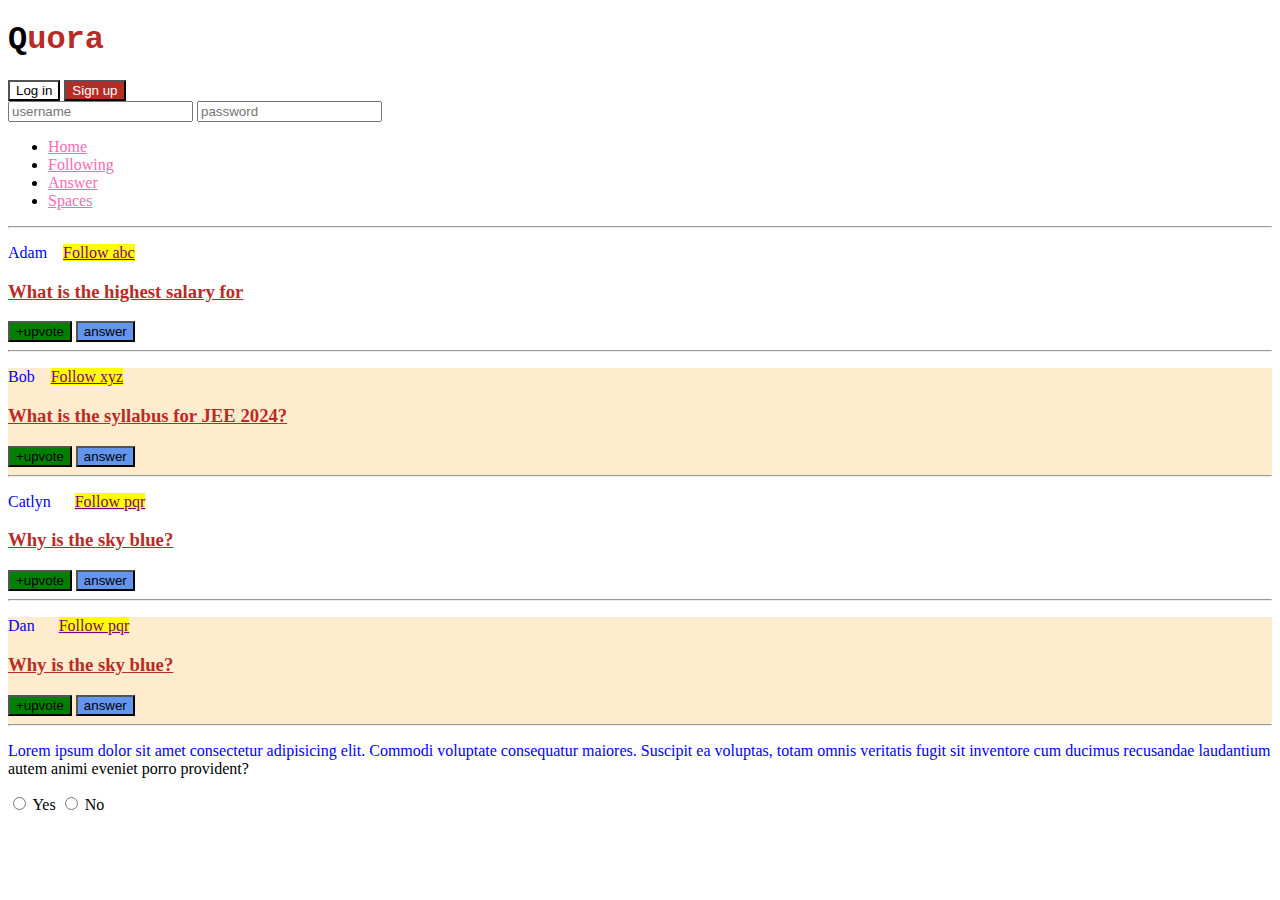
<file: Web Development Project/Quora/index.html>
<!DOCTYPE html>
<html lang="eng">
<head>
    <meta charset="UTF-8" />
    <meta http-equive="X-UA-Compatible" content="IE=edge" />
    <meta name="viewport" content="width=device-width, initial-scale=1.0" />
    <title>CSS Chapter 2</title>
    <link rel="stylesheet" href="styles.css">
</head>
<body>
    <header>
        <h1>Quora</h1>
        <button id="login">Log in</button>
        <button  id="signup">Sign up</button>
        </h1>
        <div>
            <input type="text" placeholder="username">
            <input type="password" placeholder="password" >
        </div>
        <nav>
            <ul>
                <li><a href="/home">Home</a></li>
                <li><a href="/following">Following</a></li>
                <li><a href="answer">Answer</a></li>
                <li><a href="spaces">Spaces</a></li>
            </ul>
            <hr>
        </nav>
    </header>
    <main>
        <div>
        <p>
            Adam &nbsp;&nbsp;
            <a class="follow" href="/adam">Follow abc</a></span>
        </p>
        <h3>What is the highest salary for </h3>
        <span>
            <button class="upvote">+upvote</button>
            <button>answer</button>
        </span>
        <hr> 
    </div>
    <div>
        <p>
            Bob &nbsp;&nbsp;
            <a class="follow" href="/bob">Follow xyz</a>
        </p>
        <h3>What is the syllabus for JEE 2024?</h3>
        <span>
            <button class="upvote">+upvote</button>
            <button>answer</button>
        </span>
        <hr>
    </div>
    <div>
        <p>
            Catlyn &nbsp;&nbsp;&nbsp;&nbsp;
            <a class="follow" href="/catlyn">Follow pqr</a>
        </p>
        <h3>Why is the sky blue?</h3>
        <span>
            <button class="upvote">+upvote</button>
            <button>answer</button>
        </span>
        <hr>
    </div>
    <div>
        <p>
            Dan &nbsp;&nbsp;&nbsp;&nbsp;
            <a class="follow" href="/dan">Follow pqr</a>
            
        </p>
        <h3>Why is the sky blue?</h3>
        <span>
            <button class="upvote">+upvote</button>
            <button>answer</button>
        </span>
        <hr>
    </div>

    
    </main>
    <p>Lorem ipsum dolor sit amet consectetur adipisicing elit. Commodi voluptate consequatur maiores. Suscipit ea voluptas, totam omnis veritatis fugit sit inventore cum ducimus recusandae laudantium autem animi eveniet porro provident?</p>
    <div>
        <input type="radio" id="yes" name="agreement">
        <label for="yes">Yes</label>
        <input type="radio" id="no" name="agreement">
        <label for="no">No</label>
    </div>
</body>
</html>
</file>
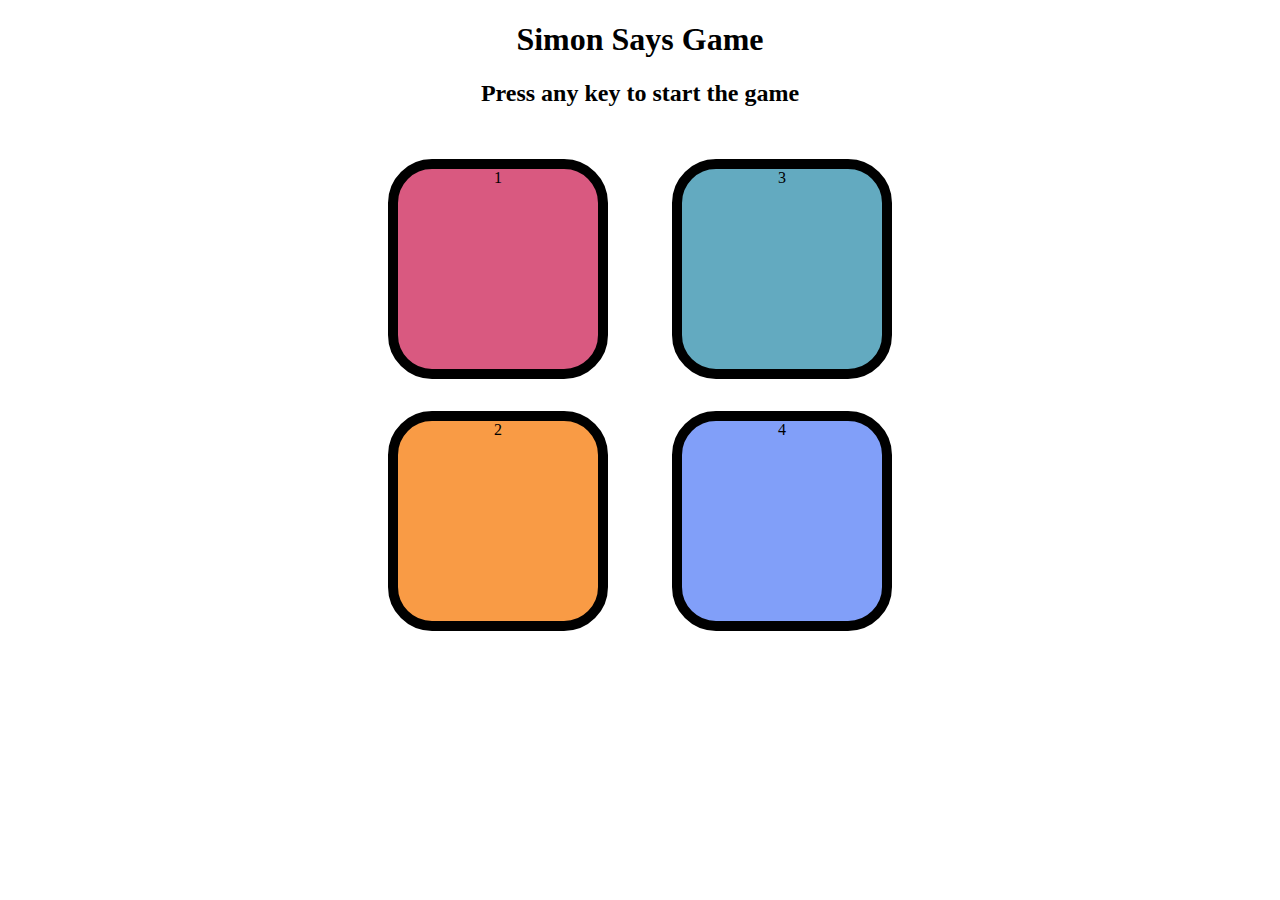
<file: Web Development Project/Simon_Game/index.html>
<!DOCTYPE html>
<html lang="en">
  <head>
    <meta charset="UTF-8" />
    <meta name="viewport" content="width=device-width, initial-scale=1.0" />
    <title>Simon Says Game</title>
    <link rel="stylesheet" href="style.css" />
  </head>
  <body>
    <h1>Simon Says Game</h1>
    <h2>Press any key to start the game</h2>
    <div class="btn-container">
      <div class="line-one">
        <div class="btn red" type="button" id="red">1</div>
        <div class="btn yellow" type="button" id="yellow">2</div>
      </div>
      <div class="line-two">
        <div class="btn green" type="button" id="green">3</div>
        <div class="btn purple" type="button" id="purple">4</div>
      </div>
    </div>
    <script src="app.js"></script>
  </body>
</html>
</file>
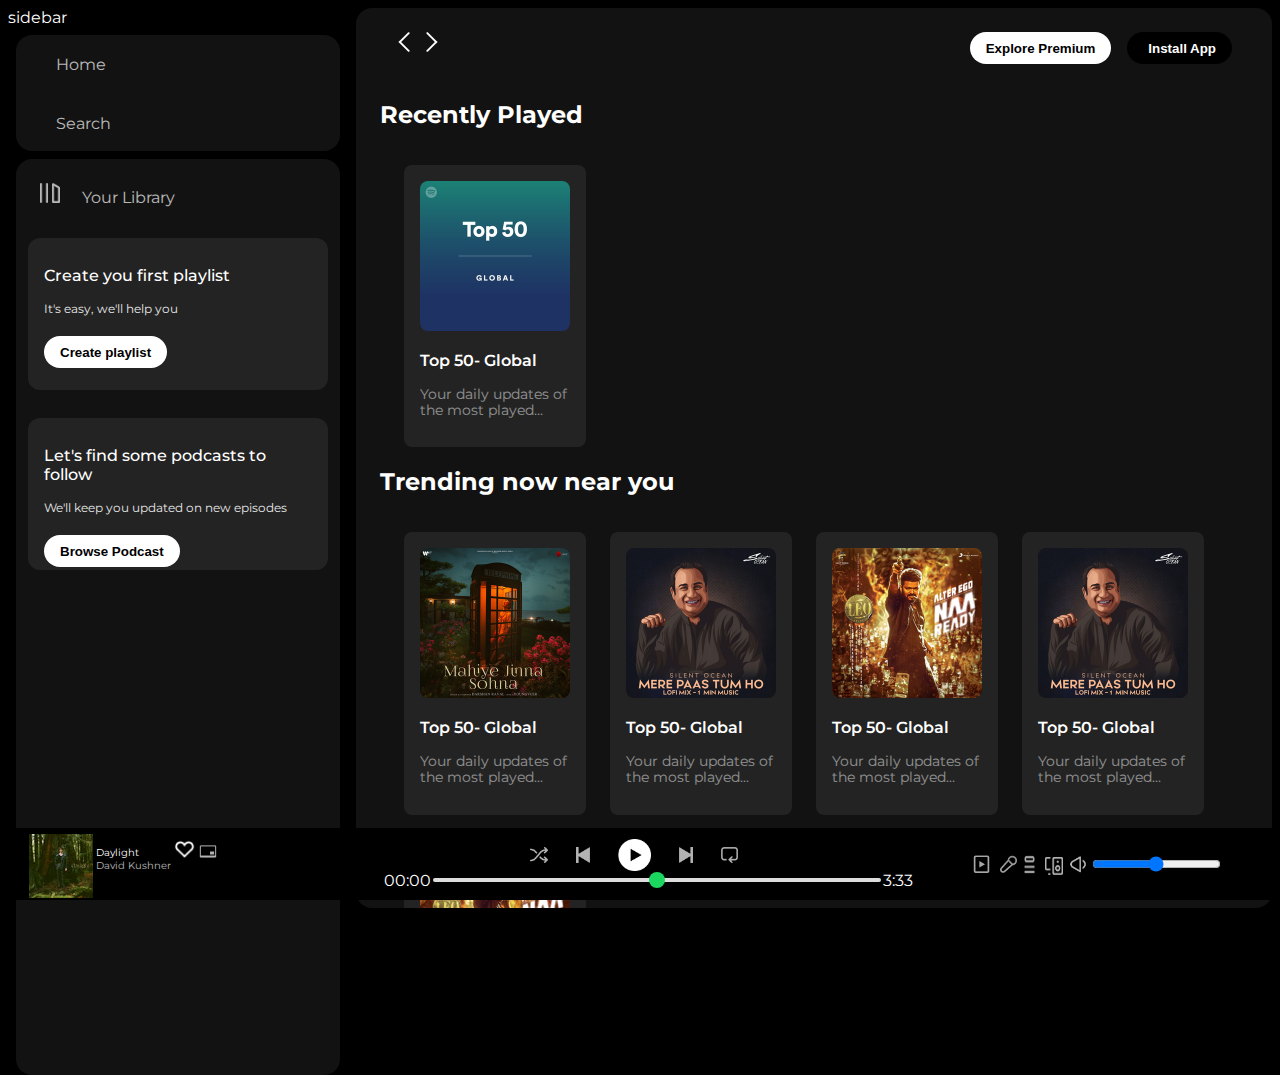
<file: Web Development Project/Spotify_Clone/index.html>
<!DOCTYPE html>
<html lang="en">
  <head>
    <meta charset="UTF-8" />
    <meta name="viewport" content="width=device-width, initial-scale=1.0" />
    <link rel="stylesheet" href="style.css" />
    <link
      rel="stylesheet"
      href="https://cdnjs.cloudflare.com/ajax/libs/font-awesome/6.6.0/css/all.min.css"
      integrity="sha512-Kc323vGBEqzTmouAECnVceyQqyqdsSiqLQISBL29aUW4U/M7pSPA/gEUZQqv1cwx4OnYxTxve5UMg5GT6L4JJg=="
      crossorigin="anonymous"
      referrerpolicy="no-referrer"
    />
    <link rel="icon" href="img/logo.png" />
    <title>Spotify - Web Player, Music for everyone</title>
    <link rel="preconnect" href="https://fonts.googleapis.com" />
    <link rel="preconnect" href="https://fonts.gstatic.com" crossorigin />
    <link
      href="https://fonts.googleapis.com/css2?family=Montserrat:ital,wght@0,100..900;1,100..900&display=swap"
      rel="stylesheet"
    />
  </head>
  <body>
    <div class="main">
      <p></p>
      <div class="sidebar">
        sidebar
        <div class="nav">
          <div class="nav-option">
            <i class="fa-solid fa-house"></i>
            <a href="#">Home</a>
          </div>
          <div class="nav-option">
            <i class="fa-solid fa-magnifying-glass"></i>
            <a href="#">Search</a>
          </div>
        </div>
        <div class="library">
          <div class="options">
            <div class="lib-option nav-option">
              <img src="img/library_icon.png" />
              <a href="#">Your Library</a>
            </div>
            <div class="icons">
              <i class="fa-solid fa-plus"></i>
              <i class="fa-solid fa-arrow-right"></i>
            </div>
          </div>

          <div class="lib-box">
            <div class="box">
              <p class="box-p1">Create you first playlist</p>
              <p class="box-p2">It's easy, we'll help you</p>
              <button class="badge">Create playlist</button>
            </div>
            <div class="box">
              <p class="box-p1">Let's find some podcasts to follow</p>
              <p class="box-p2">We'll keep you updated on new episodes</p>
              <button class="badge">Browse Podcast</button>
            </div>
          </div>
        </div>
      </div>
      <div class="main-content">
        <div class="sticky-nav">
          <div class="sticky-nav-icons">
            <img src="img/backward_icon.png" />
            <img src="img/forward_icon.png" class="hide" />
          </div>
          <div class="sticky-nav-options">
            <button class="badge nav-item hide">Explore Premium</button>
            <button class="badge nav-item dark-badge">
              <i
                class="fa-solid fa-circle-down nav-item"
                style="margin-right: 5px"
              ></i
              >Install App
            </button>
            <i class="fa-regular fa-user"></i>
          </div>
        </div>

        <h2>Recently Played</h2>
        <div class="cards-container">
          <div class="card">
            <img src="img/card1img.jpeg" class="card-img" />
            <p class="card-title">Top 50- Global</p>
            <p class="card-info">Your daily updates of the most played...</p>
          </div>
        </div>

        <h2>Trending now near you</h2>
        <div class="cards-container">
          <div class="card">
            <img src="img/card2img.jpeg" class="card-img" />
            <p class="card-title">Top 50- Global</p>
            <p class="card-info">Your daily updates of the most played...</p>
          </div>
          <div class="card">
            <img src="img/card3img.jpeg" class="card-img" />
            <p class="card-title">Top 50- Global</p>
            <p class="card-info">Your daily updates of the most played...</p>
          </div>
          <div class="card">
            <img src="img/card4img.jpeg" class="card-img" />
            <p class="card-title">Top 50- Global</p>
            <p class="card-info">Your daily updates of the most played...</p>
          </div>
          <div class="card">
            <img src="img/card3img.jpeg" class="card-img" />
            <p class="card-title">Top 50- Global</p>
            <p class="card-info">Your daily updates of the most played...</p>
          </div>
          <div class="card">
            <img src="img/card4img.jpeg" class="card-img" />
            <p class="card-title">Top 50- Global</p>
            <p class="card-info">Your daily updates of the most played...</p>
          </div>
        </div>
        <h2>Featured Chart</h2>
        <div class="cards-container">
          <div class="card">
            <img src="img/card5img.jpeg" class="card-img" />
            <p class="card-title">Top 50- Global</p>
            <p class="card-info">Your daily updates of the most played...</p>
          </div>
          <div class="card">
            <img src="img/card6img.jpeg" class="card-img" />
            <p class="card-title">Top Songs - India</p>
            <p class="card-info">Your daily updates of the most played...</p>
          </div>
          <div class="card">
            <img src="img/card1img.jpeg" class="card-img" />
            <p class="card-title">Top 50- Global</p>
            <p class="card-info">Your daily updates of the most played...</p>
          </div>
        </div>
        <div class="footer">
          <div class="line"></div>
        </div>
      </div>
      <div class="music-player">
        <div class="album">
          <div class="album-img">
            <img src="img/assessment/album_picture.jpeg" />
          </div>
          <div class="album-name">
            Daylight <br />
            <div class="album-opacity">David Kushner</div>
          </div>

          <div class="album-icon">
            <img src="img/assessment/album_icon1.png" class="album-icon1" />
            <img src="img/assessment/album_icon2.png" class="album-icon2" />
          </div>
        </div>

        <div class="player">
          <div class="player-controls">
            <img src="img/player_icon1.png" class="player-control-icon" />
            <img src="img/player_icon2.png" class="player-control-icon" />
            <img
              src="img/player_icon3.png"
              class="player-control-icon"
              style="opacity: 1; height: 2rem"
            />
            <img src="img/player_icon4.png" class="player-control-icon" />
            <img src="img/player_icon5.png" class="player-control-icon" />
          </div>
          <div class="playback-bar">
            <span class="curr-time">00:00</span>
            <input type="range" min="0 max=100" class="progress-bar" step="1" />
            <span class="tot-time">3:33</span>
          </div>
        </div>
        <div class="control">
          <div class="control-icons">
            <img src="img/assessment/controls_icon1.png" />
            <img src="img/assessment/controld_icon2.png" />
            <img src="img/assessment/controls_icon3.png" class="icon3" />
            <img src="img/assessment/controls_icon4.png" class="icon4" />
            <img src="img/assessment/controls_icon5.png" />
            <input type="range" class="control-vol" />
          </div>
        </div>
      </div>
    </div>
  </body>
</html>
</file>
<file: Web Development Project/Project_01/styles.css>
* {
    margin: 0;
    padding: 0;
    box-sizing: border-box;
  }
  
  .container {
    background-color: #e5e5fd;
    min-height: 100vh;
    border: 10px solid #1d1e4c;
  }
  
  .content {
    max-width: 900px;
    margin: 0 auto;
  }
  .top_section {
    margin-top: 100px;
    display: flex;
    justify-content: space-between;
    align-items: flex-end;
  }
  .top_section h1 {
    font-size: 50px;
    font-weight: bold;
    color: #1d1e4c;
    text-transform: uppercase;
  }
  .top_section h4 {
    font-size: 30px;
    text-align: end;
  }
  
  .image_container {
    border-radius: 50%;
    overflow: hidden;
  }
  
  .image_container,
  img {
    width: 300px;
    height: 320px;
  }
  .about_section {
    margin-top: 50px;
  }
  .about_section h2 {
    font-size: 70px;
    font-weight: 400;
    margin-bottom: 20px;
  }
  .about_section p {
    font-size: 20px;
    line-height: 30px;
    letter-spacing: 1.2px;
    text-align: justify;
  }
  .biography_section {
    margin: 50px 0;
  }
  .biography_section h3 {
    margin-bottom: 20px;
  }
  .biography_section ul {
    margin-left: 50px;
  }
  .biography_section li {
    margin-bottom: 15px;
  }
  
  footer {
    margin: 50px 0;
  }
  footer p {
    text-align: end;
  }
</file>
<file: Web Development Project/Project_02/styles.css>
* {
  margin: 0;
  padding: 0;
  box-sizing: border-box;
}
body {
  background-color: #ccc;
}
.container {
  max-width: 900px;
  margin: 0 auto;
}

.apply_box {
  max-width: 600px;
  padding: 20px;
  background-color: white;
  margin: 0 auto;
  margin-top: 50px;
  box-shadow: 4px 3px 5px rgba(1, 2, 3, 0.1);
  border-radius: 10px;
}

.title_small {
  font-size: 20px;
}
.form_container {
  margin-top: 20px;
  display: grid;
  grid-template-columns: repeat(auto-fit, minmax(200px, 1fr));
  grid: 20px;
}
.form_control {
  display: flex;
  flex-direction: column;
}
label {
  font-size: 15px;
  margin-bottom: 5px;
}
input,
select,
textarea {
  padding: 6px 10px;
  border: 1px solid #ccc;
  border-radius: 4px;
  font-size: 15px;
}

input:focus {
  outline-color: red;
}
.button_container {
  display: flex;
  justify-content: flex-end;
  margin-top: 20px;
}

button {
  background-color: red;
  border: transparent solid 2px;
  padding: 5px 10px;
  color: white;
  border-radius: 8px;
  transition: 0.3s ease-in;
}
button:hover {
  background-color: grey;
  border: 2px solid red;
  color: black;
  transition: 0.3s ease-out;
  cursor: pointer;
}
.textarea_control {
  grid-column: 1 / span 2;
}
.textarea_control textarea {
  width: 100%;
}

@media (max-width: 460px) {
  .textarea_control {
    grid-column: 1 / span 1;
  }
}
</file>
<file: Web Development Project/Project_04/style.css>
@import url("https://fonts.googleapis.com/css2?family=Montserrat:ital,wght@0,100..900;1,100..900&family=Roboto:ital,wght@0,100;0,300;0,400;0,500;0,700;0,900;1,100;1,300;1,400;1,500;1,700;1,900&display=swap");
* {
  margin: 0;
  padding: 0;
  box-sizing: border-box;
}
html,
body {
  line-height: 1.4;
  font-weight: 300;
  font-family: "Roboto", sans-serif;
}
.hero_section {
  background-image: url(img/developer.png);
  min-height: 100vh;
  background-position: center;
  background-size: cover;
  background-repeat: no-repeat;
}
.text_container {
  color: white;
  max-width: 900px;
  margin: 0 auto;
  padding-top: 30px;
  padding-left: 16px;
}
.lg_text {
  font-size: 72px;
  font-weight: 400;
}
.black_box {
  background-color: #000;
  padding: 20px;
}
.black_box h2 {
  font-weight: 300;
  font-size: 72px;
  color: white;
  text-align: center;
}
.black_box h2 span {
  font-weight: 400;
  font-weight: 96px;
}
.work {
  display: grid;
  gap: 20px;
  grid-template-columns: repeat(auto-fit, minmax(320px, 1fr));
  margin: 20px 0;
  max-width: 1100px;
  margin: 50px autox;
}
.grid_item {
  display: flex;
  justify-content: center;
  align-items: center;
}
.card {
  width: 320px;
  height: 400px;
  border-radius: 10px;
  box-shadow: 3px 5px 5px rgba(1, 1, 1, 0.2);
  transition: 0.2s ease-in-out;
}
.card:hover {
  transform: scale(1.04);
  box-shadow: 3px 5px 5px rgba(1, 1, 1, 0.3);
  transition: 0.2s ease-in-out;
}
.card_content {
  padding: 20px;
}
.card_content h3 {
  margin-bottom: 10px;
}
.bottom_section {
  display: flex;
}
.contact {
  background-color: #515603;
}
.about {
  background-color: #722300;
}
.contact,
.about {
  min-height: 300px;
  padding: 32px;
  color: white;
}

.about p,
.contact p {
  margin-bottom: 20px;
}
.about h2,
.contact h2 {
  font-size: 64px;
  font-weight: 300;
}
footer {
  text-align: center;
  text-transform: uppercase;
  background-color: black;
  color: white;
  padding: 20px;
}
@media (max-width: 786px) {
  .hero_section {
    min-height: 50vh;
  }
  .text_container {
    padding: 10px 0;
    text-align: center;
  }
  .lg_text {
    font-size: 32px;
  }
  .black_box h2 {
    font-size: 24px;
  }
  .black_box h2 {
    font-weight: 40;
    font-size: 32px;
  }
  .bottom_section {
    flex-direction: column;
  }
  h1 {
    font-size: 32px;
  }
  .about h2,
  .contact h2 {
    font-size: 32px;
  }
}
</file>
<file: Web Development Project/Project_07/style.css>
@import url("https://fonts.googleapis.com/css2?family=Montserrat:ital,wght@0,100..900;1,100..900&family=Roboto:ital,wght@0,100;0,300;0,400;0,500;0,700;0,900;1,100;1,300;1,400;1,500;1,700;1,900&display=swap");
* {
  margin: 0;
  padding: 0;
  box-sizing: border-box;
}
html,
body {
  font-family: "Roboto", sans-serif;
  font-weight: 300;
  line-height: 1.4;
  scroll-behavior: smooth;
}

nav {
  display: flex;
  justify-content: space-between;
  align-items: center;
  padding: 10px;
}
.logo img {
  width: 150px;
  height: auto;
}
.center-nav {
  display: flex;
}
.search {
  display: flex;
}
.search input {
  min-width: 600px;
  padding: 10px 20px;
  border: 0.5px solid #ccc;
}
.search button {
  border: none;
  padding: 10px 20px;
}
.mic {
  padding: 15px;
  border-radius: 50%;
  background: rgb(240, 239, 239);
  display: grid;
  place-items: center;
  margin-left: 15px;
}
.mic img {
  width: 30px;
}
.side-nav {
  display: flex;
  align-items: center;
  justify-content: center;
  gap: 20px;
  margin-right: 50px;
}

.tags {
  display: flex;
  padding: 10px 20px;
  gap: 15px;
  border-top: 1px solid #ccc;
}
.tag {
  padding: 5px 15px;
  border-radius: 20px;
  border: 1px solid rgb(22, 22, 22);
}
.dark {
  background: #000;
  color: white;
}
.light {
  background: rgb(238, 238, 238);
  color: rgb(67, 67, 67);
}

.container {
  display: flex;
}
aside {
  padding: 10px;
  display: flex;
  flex-direction: column;
  align-items: center;
  gap: 30px;
}
.side-icons {
  display: flex;
  flex-direction: column;
  align-items: center;
  justify-content: center;
}
.side-icons img {
  width: 30px;
}
.side-icons p {
  font-size: 10px;
  margin-top: -5px;
}
.bars {
  margin-top: 20px;
}
.main-container {
  width: 100%;
}
main {
  min-height: 100vh;
  background: rgb(240, 238, 238);
}
.card-container {
  display: grid;
  grid-template-columns: repeat(auto-fit, minmax(320px, 1fr));
}
.card {
  padding: 10px;
  max-width: 320px;
  display: flex;
  flex-direction: column;
}
.avatar-content {
  padding-top: 10px;
  display: flex;
  gap: 5px;
}
.card h3 {
  font-size: 20px;
}
.content {
  display: flex;
  flex-direction: column;
  gap: 5px;
}
.channel-name {
  font-size: 16px;
  font-weight: bold;
}
.content-status {
  display: flex;
  font-size: 14px;
  gap: 10px;
}
</file>
<file: Web Development Project/Project_08/style.css>
@import url("https://fonts.googleapis.com/css2?family=Montserrat:ital,wght@0,100..900;1,100..900&family=Roboto:ital,wght@0,100;0,300;0,400;0,500;0,700;0,900;1,100;1,300;1,400;1,500;1,700;1,900&display=swap");

* {
  margin: 0;
  padding: 0;
  box-sizing: border-box;
}
html,
body {
  font-family: "Roboto", sans-serif;
  font-weight: 300;
  line-height: 1.4;
  scroll-behavior: smooth;
}
a {
  text-decoration: none;
}

body {
  display: flex;
}
header {
  border: 1px solid #ccc;
  height: 100vh;
}
nav h1 {
  font-size: 25px;
  font-weight: 500;
  padding: 10px;
  border-bottom: 1px solid #ccc;
}

nav ul {
  list-style: none;
}
nav ul li {
  border-bottom: 1px solid #ccc;
  padding: 10px;
  color: black;
}

nav ul li:hover {
  background-color: #ccc;
  transition: 0.3s ease-in-out;
}

/* main-section */
main {
  padding: 50px;
  max-width: 1200px;
}
section {
  margin-bottom: 50px;
}

section article {
  font-size: 14px;
  display: flex;
  flex-direction: column;
  gap: 20px;
}
section h2 {
  padding-bottom: 10px;
  font-size: 25px;
  font-weight: 400;
  border-bottom: 1px solid #ccc;
  margin-bottom: 20px;
}
section article ul {
  margin-left: 20px;
}
section article ul li {
  margin-bottom: 10px;
}
code {
  white-space: pre-line;
  line-height: 2;
  background: #f7f7f7;
  padding: 15px;
  margin: 10px;
  border-radius: 5px;
}

@media (max-width: 480px) {
  body {
    flex-direction: column;
  }
  header {
    height: 200px;
    overflow: hidden;
    overflow-y: scroll;
  }
}
</file>
<file: Web Development Project/Quora/styles.css>
h1{
    font-family: 'Courier New', Courier, monospace;
}
h1,h3{
    color: #b92b27;
}
#login{
    background-color: white;
    
}
#signup{
    background-color: #b92b27;
    color: white;
}
.upvote{
    background-color: green;
}
p a{
    color: purple;
    background-color: yellow;
}
nav ul li a{
    color: hotpink;
}
p + h3{
    text-decoration: underline;

}
.upvote + button{
    background-color: cornflowerblue;
}
button:hover{
    background-color: black;
    color: white;
}
h3:hover{
    text-decoration: overline;

}
button:active{
    background-color: hotpink;
    color: black;
}

p:active{
    font-weight: bold;
    color: green;

}
input[type="radio"]:checked + label{
    color: red;
    font-weight: bold;

}
div:nth-of-type(2n){
    background-color: blanchedalmond;
}
h1::first-letter{
    color: black;
}
p::first-line{
    color: blue;
}
p::selection{
    background-color: rgb(199, 192, 58);
}
</file>
<file: Web Development Project/Simon_Game/style.css>
body {
  text-align: center;
}
.btn {
  height: 200px;
  width: 200px;
  border-radius: 20%;
  border: 10px solid black;
  margin: 2rem;
}
.btn-container {
  display: flex;
  justify-content: center;
}

.yellow {
  background-color: #f99b45;
}
.red {
  background-color: #d95980;
}
.purple {
  background-color: #819ff9;
}
.green {
  background-color: #63aac0;
}
.flash {
  background-color: white;
}
.userflash {
  background-color: green;
}
</file>
<file: Web Development Project/Spotify_Clone/style.css>
body {
  font-family: "Montserrat", sans-serif;
  margin: 0;
  background-color: black;
  color: white;
  overflow: hidden;
}

.main {
  display: flex;
  height: 100vh;
  padding: 0.5rem;
}
.sidebar {
  background-color: black;
  width: 340px;
  border-radius: 1rem; /* 16pc*/
  margin-right: 0.5rem;
}
.main-content {
  background-color: #121212;
  flex: 1;
  border-radius: 1rem; /* 16pc*/
  overflow: auto;
  padding: 0 1.5rem 0 1.5rem;
}
.music-player {
  background-color: black;
  position: fixed;
  bottom: 0px;
  width: 100%;
  height: 72px;
}
a {
  text-decoration: none;
  color: white;
}
.nav {
  background-color: #121212;
  border-radius: 1rem;
  display: flex;
  flex-direction: column;
  justify-content: center;
  margin: 0.5rem;
  height: 100px;
  padding: 0.5rem 0.75rem;
}
.nav-option {
  line-height: 2.5rem;
  opacity: 0.7;
  padding: 0.5rem 0.75rem;
}
.nav-option:hover {
  opacity: 1;
}
.nav-option {
  font-size: 1.5rem;
}
.nav-option a {
  font-size: 1rem;
  margin-left: 1rem;
}
.library {
  background-color: #121212;
  border-radius: 1rem;
  height: 100%;
  margin: 0.5rem;
  padding: 0.5rem 0.75rem;
}
.options {
  display: flex;
  justify-content: space-between;
  align-items: center;
}

.lib-option img {
  height: 1.25rem;
  width: 1.25rem;
}
.icons {
  font-size: 1.25rem;

  display: flex;
}
.icons i {
  opacity: 0.7;
  margin: 1rem;
}
.icons i:hover {
  opacity: 1;
}
.box {
  background-color: #232323;
  height: 8rem;
  border-radius: 0.75rem;
  margin: 0.75rem 0 1.75rem 0;
  padding: 0.75rem 1rem;
}
.box-p1 {
  font-size: 1rem;
  font-weight: 500;
}
.box-p2 {
  font-size: 0.75rem;
  opacity: 0.9;
}
.badge {
  background-color: #fff;
  border: none;
  border-radius: 100px;
  padding: 0.25rem 1rem;
  font-weight: 700;
  margin-top: 0.5rem;
  height: 2rem;
  width: fit-content;
}
.dark-badge {
  background-color: #000;
  color: white;
}
.sticky-nav {
  position: sticky;
  top: 0;
  background-color: #121212;
  display: flex;
  justify-content: space-between;
  align-items: center;
  padding: 1rem 0 1rem 0;
  z-index: 10;
}

.sticky-nav-icons {
  margin-left: 0.75rem;
}
.sticky-nav-options {
  display: flex;
  justify-content: center;
  align-items: center;
}
.sticky-nav-options button {
  margin-right: 1rem;
}
.nav-item {
  margin-right: 1rem;
}
@media (max-width: 1000px) {
  .hide {
    display: none;
  }
}
.card {
  background-color: #232323;
  width: 150px;
  border-radius: 0.5rem;
  padding: 1rem;
  margin-left: 1.5rem;
  margin-top: 1rem;
}
.cards-container {
  display: flex;
  flex-wrap: wrap;
}
.card-img {
  width: 100%;
  border-radius: 0.5rem;
}
.card-title {
  font-weight: 600;
}
.card-info {
  font-size: 0.85rem;
  opacity: 0.5;
}
.footer {
  height: 300px;
  display: flex;
  align-items: center;
  justify-content: center;
}
.line {
  width: 90%;
  height: 50%;
  border-top: 1px solid white;
  opacity: 0.4;
}
.music-player {
  display: flex;
  justify-content: space-between;
  align-items: center;
}
.album {
  width: 25%;
  /* background-color: pink; */
  /* display: flex;
  justify-content: center;
  justify-items: center;*/
}
.player {
  width: 50%;
  /* background-color: orange; */
}
.control {
  width: 25%;
}
.player-controls {
  display: flex;
  justify-content: center;
  align-items: center;
}
.player-control-icon {
  height: 1rem;
  margin-right: 1.75rem;
  opacity: 0.7;
}
.player-control-icon:hover {
  opacity: 1;
}

.playback-bar {
  display: flex;
  justify-content: center;
  align-items: center;
}
.progress-bar {
  width: 70%;
  appearance: none;
  background-color: transparent;
  cursor: pointer;
}
.progress-bar::-webkit-slider-runnable-track {
  background-color: #ddd;
  border-radius: 100px;
  height: 0.2rem;
}
.progress-bar.progress-bar::-webkit-slider-thumb {
  appearance: none;
  height: 1rem;
  width: 1rem;
  background-color: #1bd760;
  border-radius: 50%;
  margin-top: -6px;
}
.album {
  display: flex;
  cursor: pointer;
}
.album-img {
  padding-left: 1.3rem;
  padding-top: 0.95rem;
  padding-bottom: 0.5rem;
}
.album-name {
  position: absolute;
  font-size: x-small;
  /* padding-right: 0.5rem;
  padding-top: 0.95rem; */
  font-family: "Montserrat", sans-serif;
  padding-left: 5.5rem;
  padding-top: 1.7rem;
}
.albume-sing {
  font-size: small;
  font-family: "Montserrat", sans-serif;
}

.album-icon {
  height: 23px;
  width: 23px;
  justify-content: center;
  display: flex;
  justify-content: space-between;
  padding-left: 5rem;
  padding-top: 1.2em;
  cursor: pointer;
}
.album-icon2 {
  height: 30px;
  width: 30px;
}
.album-opacity {
  opacity: 0.7;
}
.control-icons {
  display: flex;
  height: 40px;
  width: 30px;
  appearance: none;
}

.icon3 {
  height: 25px;
  width: 15px;
  padding-top: 0.5rem;
  opacity: 0.7;
}
.icon4 {
  height: 18px;
  width: 18px;
  padding-top: 0.8rem;
  padding-left: 0.5rem;
  opacity: 0.7;
}
.control-icons:hover {
  opacity: 1;
  cursor: pointer;
}
.control-vol {
  cursor: pointer;
  background-color: #ddd;
}
</file>
